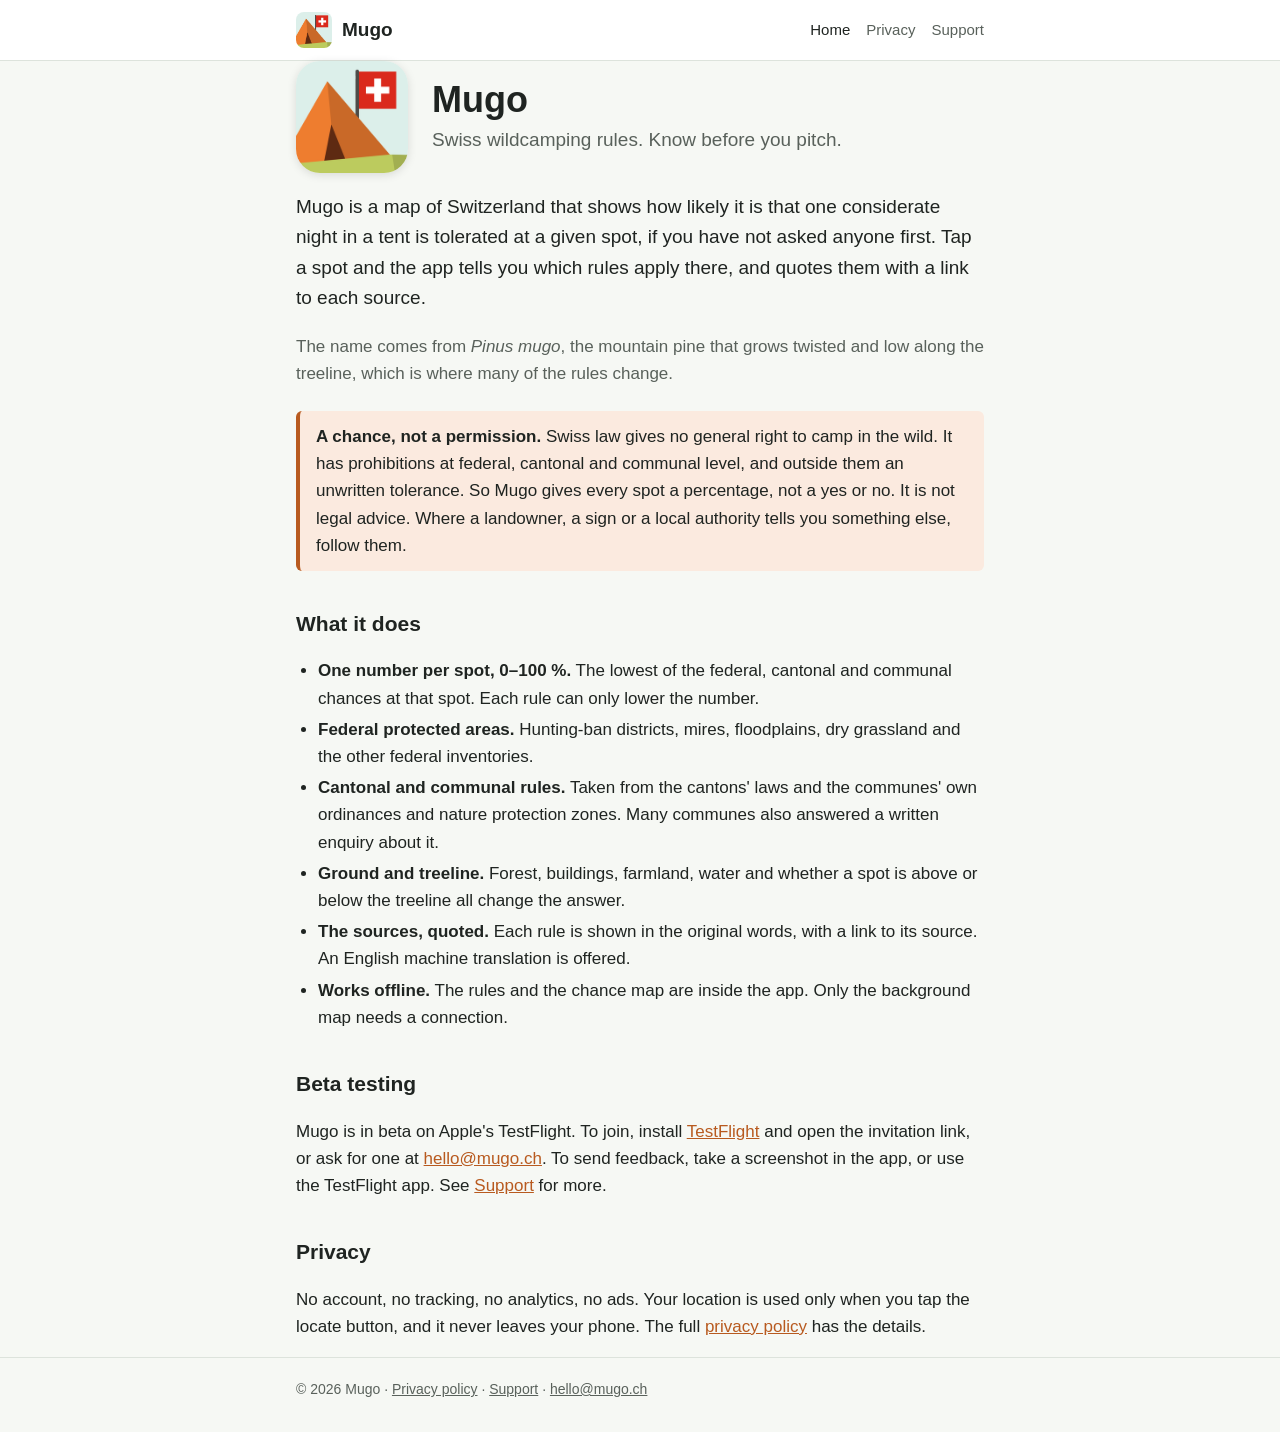
<file: index.html>
<!doctype html>
<html lang="en">
<head>
<meta charset="utf-8">
<meta name="viewport" content="width=device-width, initial-scale=1">
<title>Mugo — Swiss Wildcamping Rules</title>
<meta name="description" content="Mugo shows, spot by spot, how likely a single night in a tent is to be tolerated in Switzerland, and quotes the federal, cantonal and communal rules behind the number.">
<link rel="icon" href="icon.png">
<link rel="apple-touch-icon" href="apple-touch-icon.png">
<link rel="stylesheet" href="style.css">
</head>
<body>
<header class="site"><div class="wrap">
  <a class="brand" href="./"><img src="icon.png" alt="">Mugo</a>
  <nav><a href="./" aria-current="page">Home</a><a href="privacy.html">Privacy</a><a href="support.html">Support</a></nav>
</div></header>

<main class="wrap">
  <div class="hero">
    <img src="icon.png" alt="Mugo app icon">
    <div>
      <h1>Mugo</h1>
      <p>Swiss wildcamping rules. Know before you pitch.</p>
    </div>
  </div>

  <p class="lede">Mugo is a map of Switzerland that shows how likely it is that
  one considerate night in a tent is tolerated at a given spot, if you have not
  asked anyone first. Tap a spot and the app tells you which rules apply there, and
  quotes them with a link to each source.</p>

  <p class="muted">The name comes from <em>Pinus mugo</em>, the mountain pine that
  grows twisted and low along the treeline, which is where many of the rules change.</p>

  <div class="note"><strong>A chance, not a permission.</strong> Swiss law gives no
  general right to camp in the wild. It has prohibitions at federal, cantonal and
  communal level, and outside them an unwritten tolerance. So Mugo gives every
  spot a percentage, not a yes or no. It is not legal advice. Where a landowner, a
  sign or a local authority tells you something else, follow them.</div>

  <h2>What it does</h2>
  <ul>
    <li><strong>One number per spot, 0–100 %.</strong> The lowest of the federal,
    cantonal and communal chances at that spot. Each rule can only lower the number.</li>
    <li><strong>Federal protected areas.</strong> Hunting-ban districts, mires,
    floodplains, dry grassland and the other federal inventories.</li>
    <li><strong>Cantonal and communal rules.</strong> Taken from the cantons' laws and
    the communes' own ordinances and nature protection zones. Many communes also
    answered a written enquiry about it.</li>
    <li><strong>Ground and treeline.</strong> Forest, buildings, farmland, water and
    whether a spot is above or below the treeline all change the answer.</li>
    <li><strong>The sources, quoted.</strong> Each rule is shown in the original
    words, with a link to its source. An English machine translation is offered.</li>
    <li><strong>Works offline.</strong> The rules and the chance map are inside the
    app. Only the background map needs a connection.</li>
  </ul>

  <h2>Beta testing</h2>
  <p>Mugo is in beta on Apple's TestFlight. To join, install
  <a href="https://apps.apple.com/app/testflight/id899247664">TestFlight</a> and open
  the invitation link, or ask for one at
  <a href="mailto:hello@mugo.ch?subject=Mugo%20beta">hello@mugo.ch</a>.
  To send feedback, take a screenshot in the app, or use the TestFlight app.
  See <a href="support.html">Support</a> for more.</p>

  <h2>Privacy</h2>
  <p>No account, no tracking, no analytics, no ads. Your location is used only
  when you tap the locate button, and it never leaves your phone. The full
  <a href="privacy.html">privacy policy</a> has the details.</p>
</main>

<footer><div class="wrap">
  © 2026 Mugo · <a href="privacy.html">Privacy policy</a> · <a href="support.html">Support</a> ·
  <a href="mailto:hello@mugo.ch">hello@mugo.ch</a>
</div></footer>
</body>
</html>
</file>
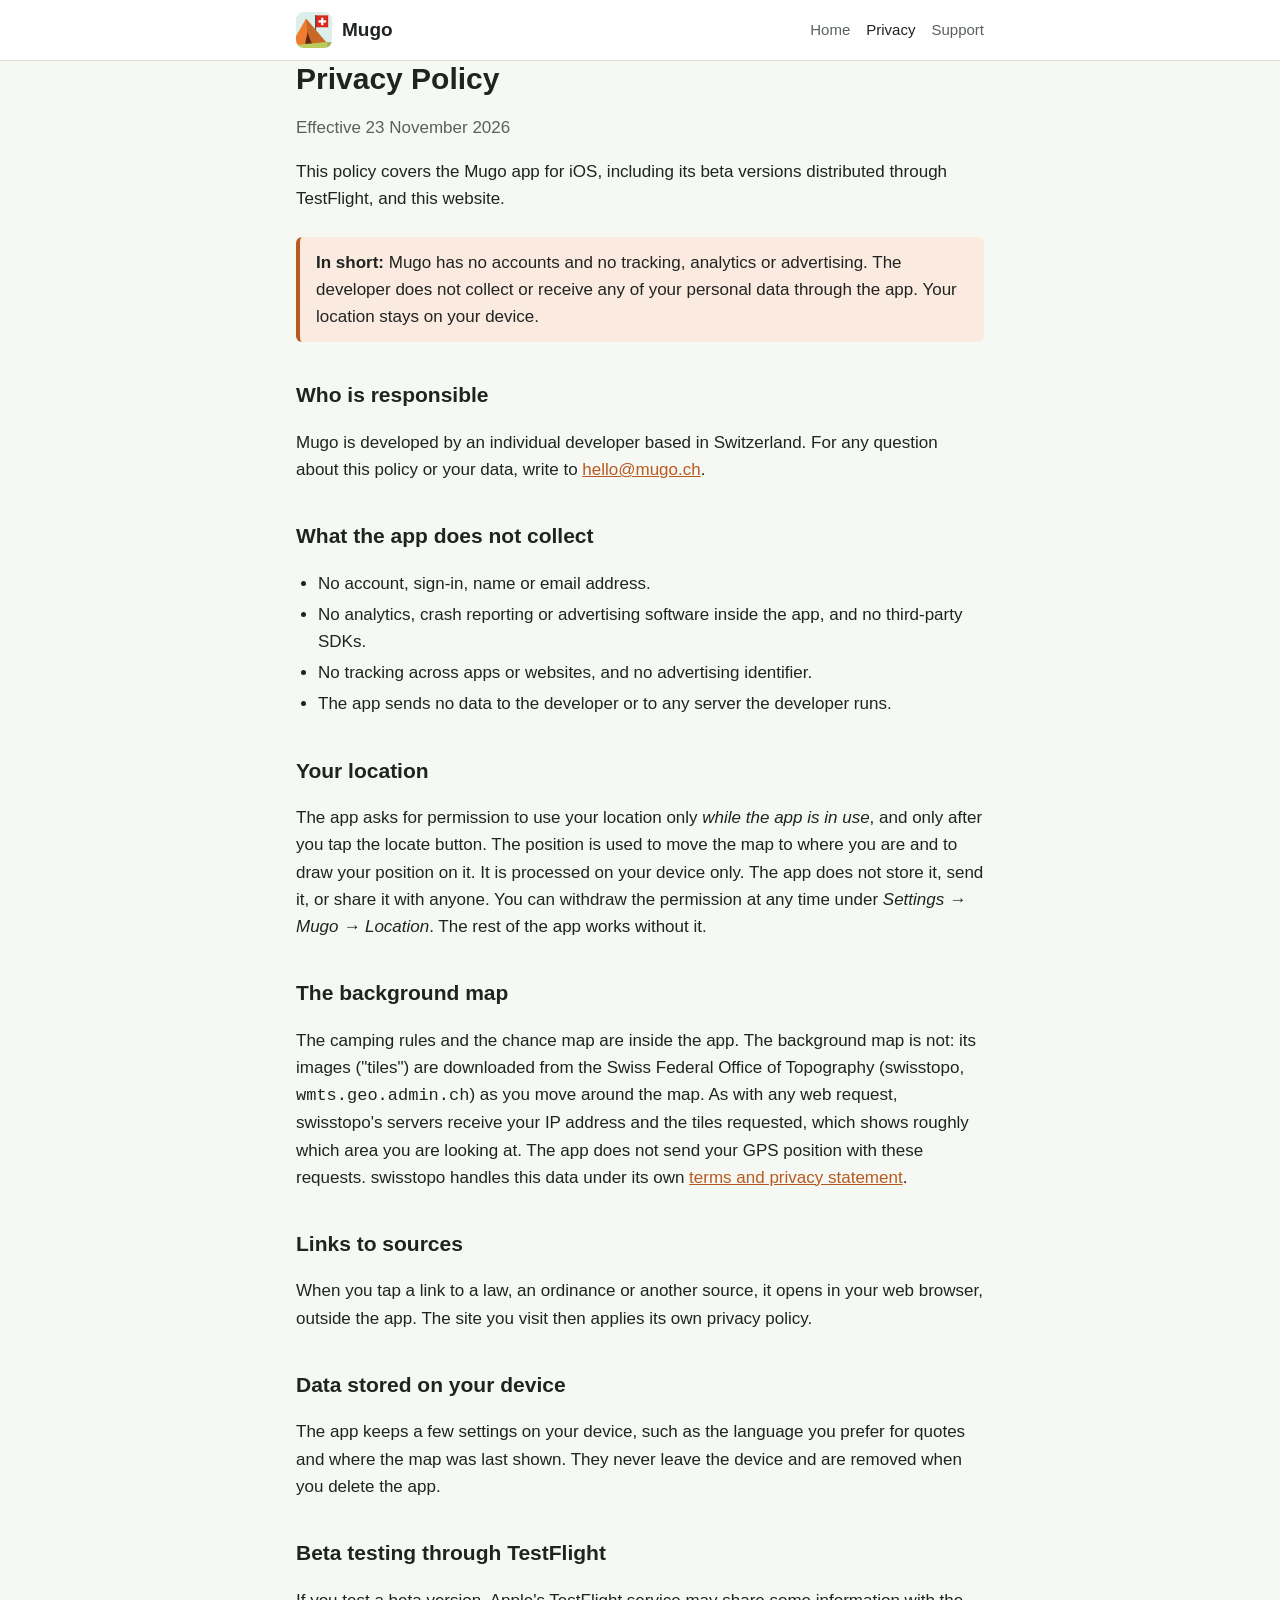
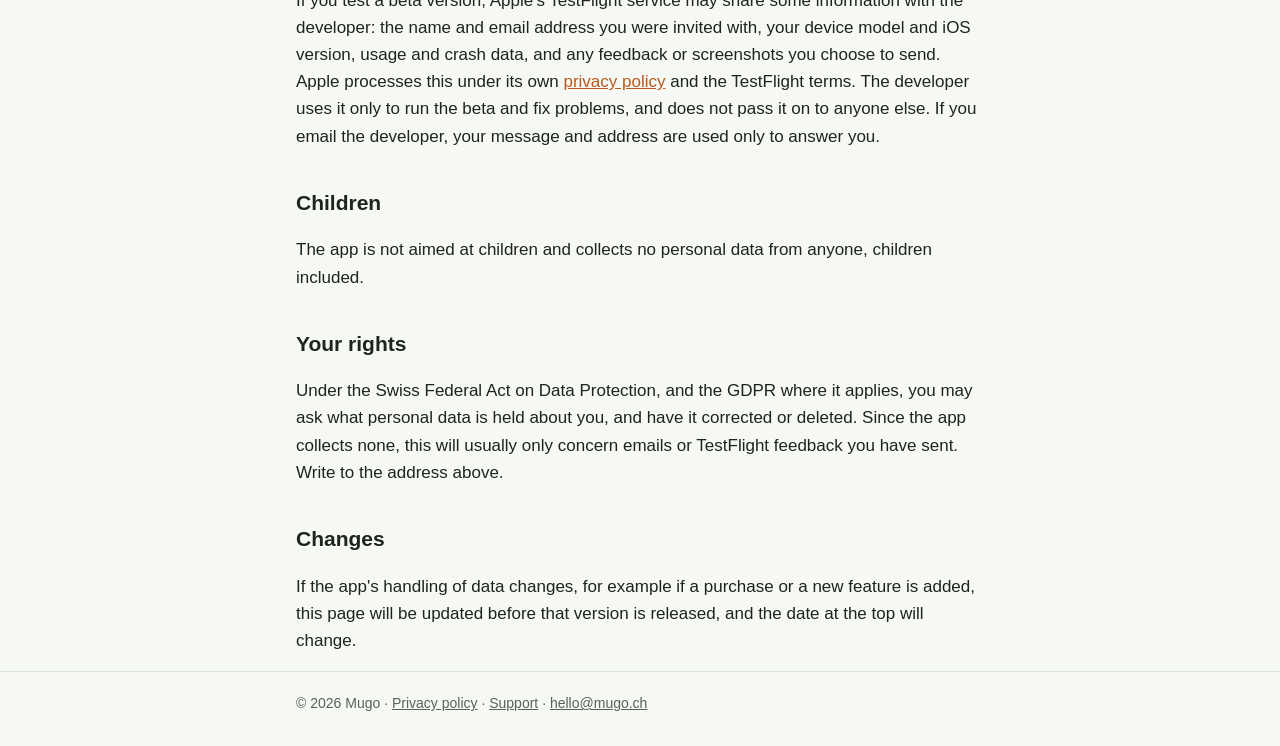
<file: privacy.html>
<!doctype html>
<html lang="en">
<head>
<meta charset="utf-8">
<meta name="viewport" content="width=device-width, initial-scale=1">
<title>Privacy Policy — Mugo</title>
<meta name="description" content="How the Mugo app handles your data: no account, no tracking, location only on request and never sent anywhere.">
<link rel="icon" href="icon.png">
<link rel="apple-touch-icon" href="apple-touch-icon.png">
<link rel="stylesheet" href="style.css">
</head>
<body>
<header class="site"><div class="wrap">
  <a class="brand" href="./"><img src="icon.png" alt="">Mugo</a>
  <nav><a href="./">Home</a><a href="privacy.html" aria-current="page">Privacy</a><a href="support.html">Support</a></nav>
</div></header>

<main class="wrap">
  <h1>Privacy Policy</h1>
  <p class="muted">Effective 23 November 2026</p>

  <p>This policy covers the Mugo app for iOS, including its beta versions
  distributed through TestFlight, and this website.</p>

  <div class="note"><strong>In short:</strong> Mugo has no accounts and no
  tracking, analytics or advertising. The developer does not collect or receive
  any of your personal data through the app. Your location stays on your device.</div>

  <h2>Who is responsible</h2>
  <p>Mugo is developed by an individual developer based in Switzerland. For any
  question about this policy or your data, write to
  <a href="mailto:hello@mugo.ch">hello@mugo.ch</a>.</p>

  <h2>What the app does not collect</h2>
  <ul>
    <li>No account, sign-in, name or email address.</li>
    <li>No analytics, crash reporting or advertising software inside the app, and
    no third-party SDKs.</li>
    <li>No tracking across apps or websites, and no advertising identifier.</li>
    <li>The app sends no data to the developer or to any server the developer runs.</li>
  </ul>

  <h2>Your location</h2>
  <p>The app asks for permission to use your location only <em>while the app is
  in use</em>, and only after you tap the locate button. The position is used to
  move the map to where you are and to draw your position on it. It is processed
  on your device only. The app does not store it, send it, or share it with anyone.
  You can withdraw the permission at any time under <em>Settings → Mugo →
  Location</em>. The rest of the app works without it.</p>

  <h2>The background map</h2>
  <p>The camping rules and the chance map are inside the app. The background map
  is not: its images ("tiles") are downloaded from the Swiss Federal Office of
  Topography (swisstopo, <code>wmts.geo.admin.ch</code>) as you move around the
  map. As with any web request, swisstopo's servers receive your IP address and the
  tiles requested, which shows roughly which area you are looking at. The app does
  not send your GPS position with these requests. swisstopo handles this data
  under its own
  <a href="https://www.admin.ch/en/terms-and-conditions">terms and
  privacy statement</a>.</p>

  <h2>Links to sources</h2>
  <p>When you tap a link to a law, an ordinance or another source, it opens in your
  web browser, outside the app. The site you visit then applies its own privacy
  policy.</p>

  <h2>Data stored on your device</h2>
  <p>The app keeps a few settings on your device, such as the language you prefer
  for quotes and where the map was last shown. They never leave the device and are
  removed when you delete the app.</p>

  <h2>Beta testing through TestFlight</h2>
  <p>If you test a beta version, Apple's TestFlight service may share some
  information with the developer: the name and email address you were invited
  with, your device model and iOS version, usage and crash data, and any feedback
  or screenshots you choose to send. Apple processes this under its own
  <a href="https://www.apple.com/legal/privacy/">privacy policy</a> and the TestFlight
  terms. The developer uses it only to run the beta and fix problems, and does not
  pass it on to anyone else. If you email the developer, your message and address
  are used only to answer you.</p>

  <h2>Children</h2>
  <p>The app is not aimed at children and collects no personal data from anyone,
  children included.</p>

  <h2>Your rights</h2>
  <p>Under the Swiss Federal Act on Data Protection, and the GDPR where it applies,
  you may ask what personal data is held about you, and have it corrected or
  deleted. Since the app collects none, this will usually only concern emails or
  TestFlight feedback you have sent. Write to the address above.</p>

  <h2>Changes</h2>
  <p>If the app's handling of data changes, for example if a purchase or a new
  feature is added, this page will be updated before that version is released,
  and the date at the top will change.</p>
</main>

<footer><div class="wrap">
  © 2026 Mugo · <a href="privacy.html">Privacy policy</a> · <a href="support.html">Support</a> ·
  <a href="mailto:hello@mugo.ch">hello@mugo.ch</a>
</div></footer>
</body>
</html>
</file>
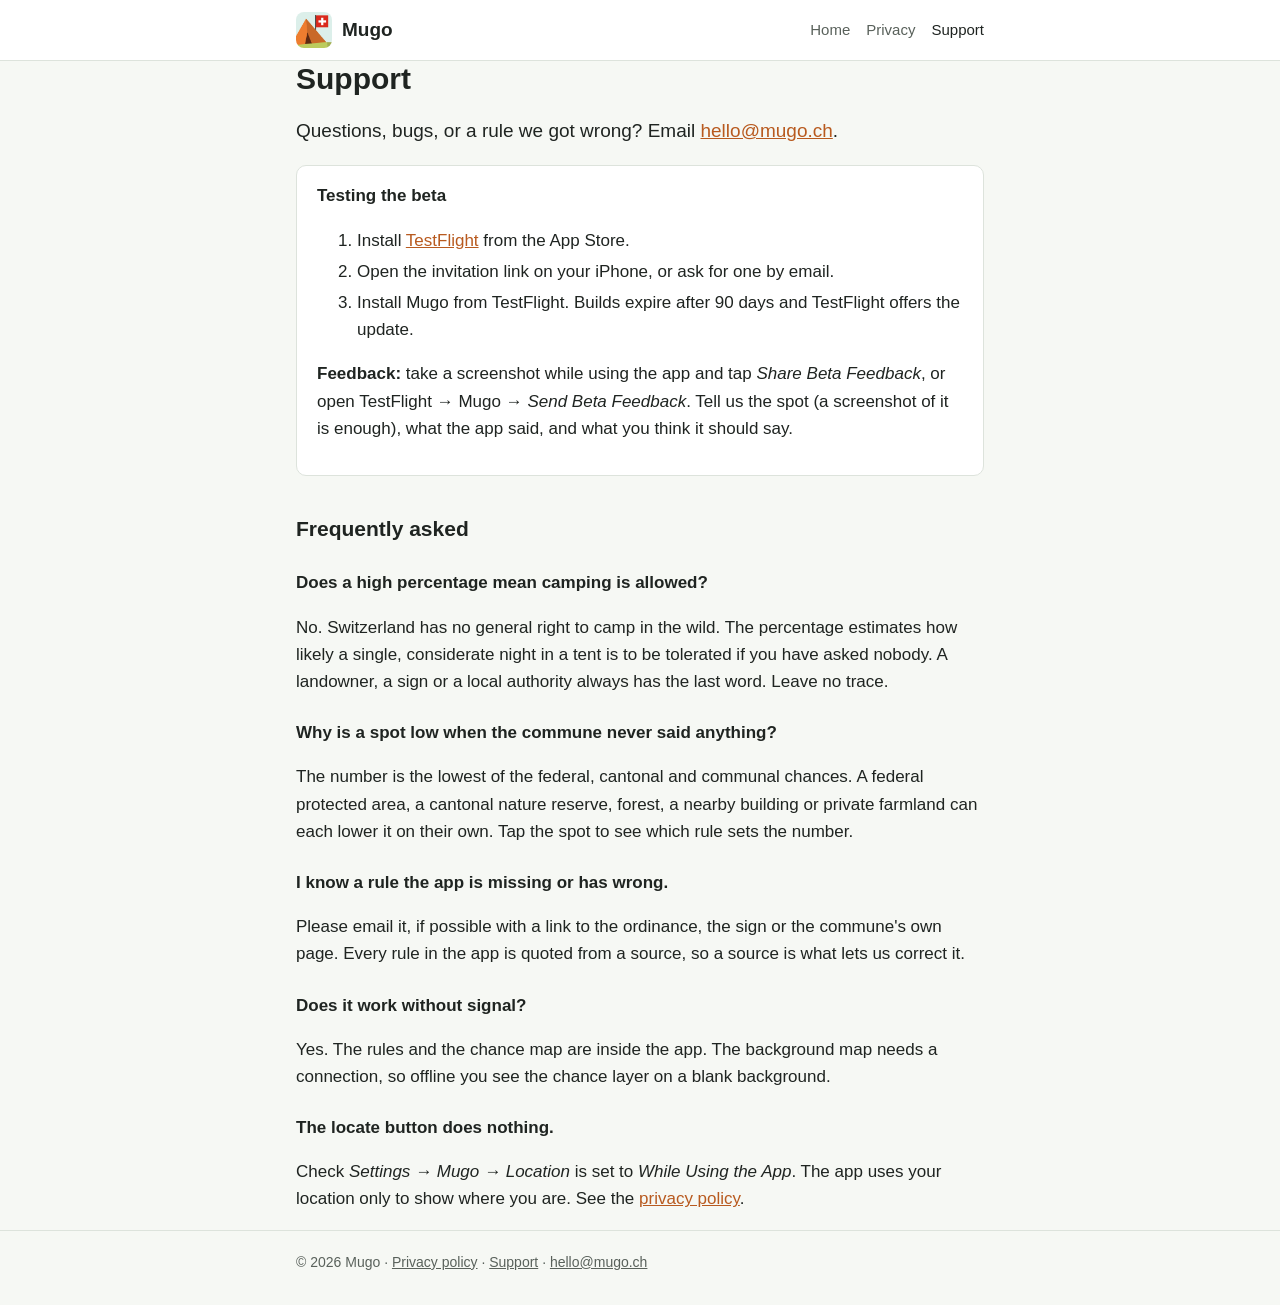
<file: support.html>
<!doctype html>
<html lang="en">
<head>
<meta charset="utf-8">
<meta name="viewport" content="width=device-width, initial-scale=1">
<title>Support — Mugo</title>
<meta name="description" content="Help, beta feedback and contact for the Mugo app.">
<link rel="icon" href="icon.png">
<link rel="apple-touch-icon" href="apple-touch-icon.png">
<link rel="stylesheet" href="style.css">
</head>
<body>
<header class="site"><div class="wrap">
  <a class="brand" href="./"><img src="icon.png" alt="">Mugo</a>
  <nav><a href="./">Home</a><a href="privacy.html">Privacy</a><a href="support.html" aria-current="page">Support</a></nav>
</div></header>

<main class="wrap">
  <h1>Support</h1>
  <p class="lede">Questions, bugs, or a rule we got wrong? Email
  <a href="mailto:hello@mugo.ch?subject=Mugo">hello@mugo.ch</a>.</p>

  <div class="card">
    <h3>Testing the beta</h3>
    <ol>
      <li>Install <a href="https://apps.apple.com/app/testflight/id899247664">TestFlight</a>
      from the App Store.</li>
      <li>Open the invitation link on your iPhone, or ask for one by email.</li>
      <li>Install Mugo from TestFlight. Builds expire after 90 days and
      TestFlight offers the update.</li>
    </ol>
    <p><strong>Feedback:</strong> take a screenshot while using the app and
    tap <em>Share Beta Feedback</em>, or open TestFlight → Mugo → <em>Send Beta
    Feedback</em>. Tell us the spot (a screenshot of it is enough), what the app said,
    and what you think it should say.</p>
  </div>

  <h2>Frequently asked</h2>

  <h3>Does a high percentage mean camping is allowed?</h3>
  <p>No. Switzerland has no general right to camp in the wild. The percentage
  estimates how likely a single, considerate night in a tent is to be tolerated
  if you have asked nobody. A landowner, a sign or a local authority always has the
  last word. Leave no trace.</p>

  <h3>Why is a spot low when the commune never said anything?</h3>
  <p>The number is the lowest of the federal, cantonal and communal chances. A
  federal protected area, a cantonal nature reserve, forest, a nearby building or
  private farmland can each lower it on their own. Tap the spot to see which rule
  sets the number.</p>

  <h3>I know a rule the app is missing or has wrong.</h3>
  <p>Please email it, if possible with a link to the ordinance, the sign or the
  commune's own page. Every rule in the app is quoted from a source, so a source
  is what lets us correct it.</p>

  <h3>Does it work without signal?</h3>
  <p>Yes. The rules and the chance map are inside the app. The background map
  needs a connection, so offline you see the chance layer on a blank background.</p>

  <h3>The locate button does nothing.</h3>
  <p>Check <em>Settings → Mugo → Location</em> is set to <em>While Using the
  App</em>. The app uses your location only to show where you are. See the
  <a href="privacy.html">privacy policy</a>.</p>
</main>

<footer><div class="wrap">
  © 2026 Mugo · <a href="privacy.html">Privacy policy</a> · <a href="support.html">Support</a> ·
  <a href="mailto:hello@mugo.ch">hello@mugo.ch</a>
</div></footer>
</body>
</html>
</file>
<file: style.css>
:root {
  --bg: #f6f8f4;
  --surface: #ffffff;
  --text: #1f2421;
  --muted: #59615b;
  --line: #dde3dc;
  --accent: #b85a1f;
  --accent-soft: #fbeadf;
  --green: #6f7d2a;
  color-scheme: light dark;
}
@media (prefers-color-scheme: dark) {
  :root {
    --bg: #131614;
    --surface: #1c201d;
    --text: #e8ece7;
    --muted: #a2aba3;
    --line: #2e3430;
    --accent: #f0904d;
    --accent-soft: #33241a;
    --green: #bccb5e;
  }
}
* { box-sizing: border-box; }
html { -webkit-text-size-adjust: 100%; }
body {
  margin: 0;
  background: var(--bg);
  color: var(--text);
  font: 17px/1.6 -apple-system, BlinkMacSystemFont, "Segoe UI", Roboto, Helvetica, Arial, sans-serif;
}
a { color: var(--accent); }
a:hover { text-decoration-thickness: 2px; }
.wrap { max-width: 720px; margin: 0 auto; padding: 0 16px; }
header.site {
  border-bottom: 1px solid var(--line);
  background: var(--surface);
}
header.site .wrap {
  display: flex; align-items: center; gap: 12px; flex-wrap: wrap;
  padding-top: 12px; padding-bottom: 12px;
}
.brand { display: flex; align-items: center; gap: 10px; text-decoration: none; color: var(--text); font-weight: 700; font-size: 19px; }
.brand img { width: 36px; height: 36px; border-radius: 8px; }
nav { margin-left: auto; display: flex; gap: 16px; flex-wrap: wrap; }
nav a { color: var(--muted); text-decoration: none; font-size: 15px; }
nav a[aria-current="page"], nav a:hover { color: var(--text); }
main { padding: 32px 0 48px; }
.hero { display: flex; gap: 24px; align-items: center; flex-wrap: wrap; margin-bottom: 8px; }
.hero img { width: 112px; height: 112px; border-radius: 24px; box-shadow: 0 2px 10px rgba(0,0,0,.12); }
.hero h1 { margin: 0; font-size: 36px; line-height: 1.15; }
.hero p { margin: 4px 0 0; color: var(--muted); font-size: 19px; }
h1 { font-size: 30px; line-height: 1.2; margin: 0 0 8px; }
h2 { font-size: 21px; margin: 36px 0 8px; }
h3 { font-size: 17px; margin: 24px 0 4px; }
.lede { font-size: 19px; }
.muted { color: var(--muted); }
.note {
  background: var(--accent-soft);
  border-left: 4px solid var(--accent);
  padding: 12px 16px; border-radius: 6px; margin: 24px 0;
}
.card {
  background: var(--surface); border: 1px solid var(--line);
  border-radius: 10px; padding: 16px 20px; margin: 16px 0;
}
.card h3 { margin-top: 0; }
.button {
  display: inline-block; background: var(--accent); color: #fff;
  padding: 10px 18px; border-radius: 8px; text-decoration: none; font-weight: 600;
}
@media (prefers-color-scheme: dark) { .button { color: #131614; } }
ul { padding-left: 22px; }
li { margin: 4px 0; }
footer {
  border-top: 1px solid var(--line); color: var(--muted); font-size: 14px;
  padding: 20px 0 32px;
}
footer a { color: var(--muted); }
</file>
